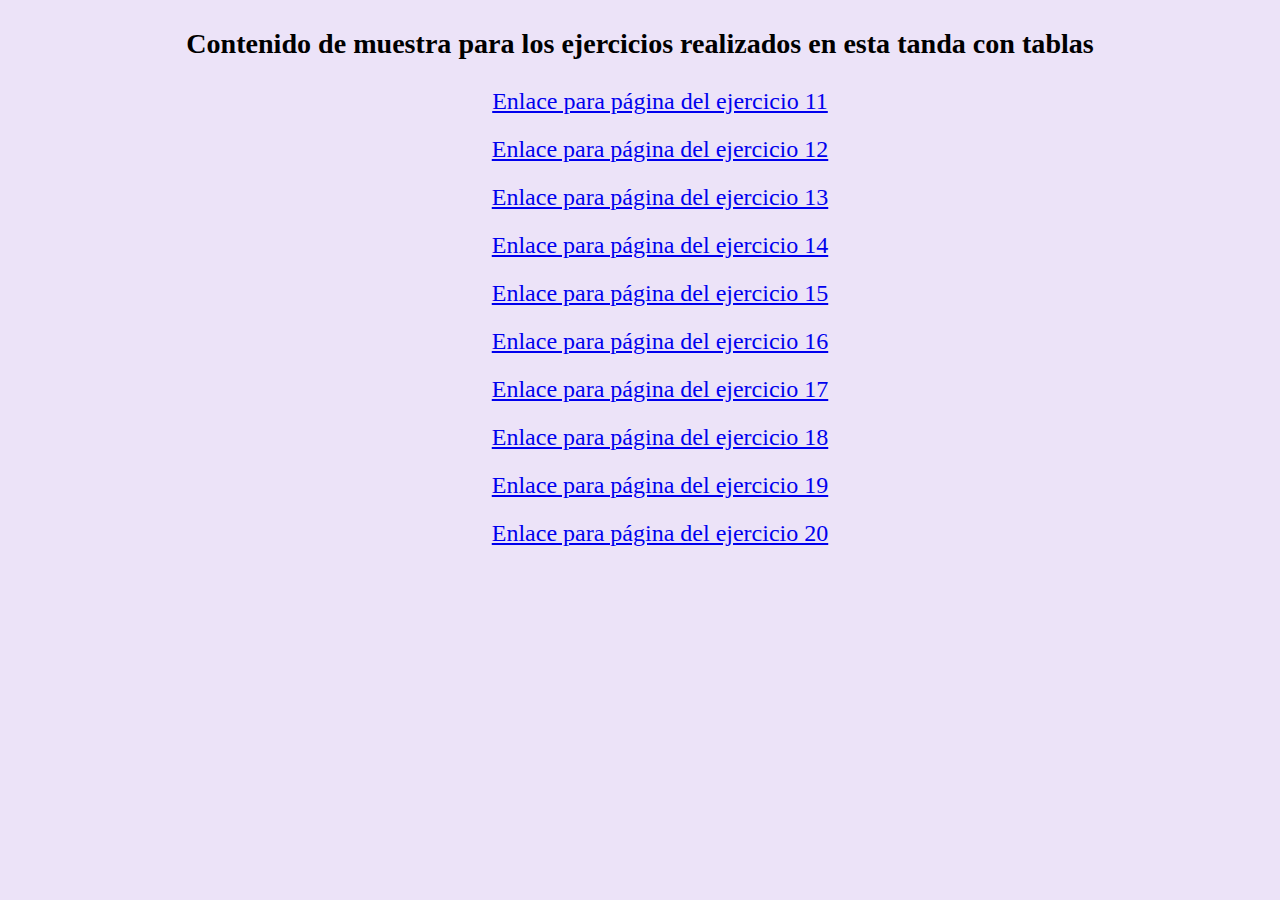
<file: index.html>
<!DOCTYPE html>
<html lang="en">

<head>
  <meta charset="UTF-8">
  <meta http-equiv="X-UA-Compatible" content="IE=edge">
  <meta name="viewport" content="width=device-width, initial-scale=1.0">
  <title>Index</title>
  <style>
    body {
      background-color: rgb(92.5%, 88.9%, 97.4%);
      text-align: center;
      font-size: 1.5em;
    }

    iframe {
      width: 15vw;
      height: 25vh;
      border: 1px solid;
    }

    ol {
      list-style: none;
    }

    li {
      height: 2em;
    }
  </style>
</head>

<body>
  <h3>Contenido de muestra para los ejercicios realizados en esta tanda con tablas</h3>
  <ol>
    <li><a href="deportes/donde2.html">Enlace para página del ejercicio 11</a></li>
    <li><a href="deportes/instalaciones.html">Enlace para página del ejercicio 12</a></li>
    <li><a href="reto13/index.html">Enlace para página del ejercicio 13</a></li>
    <li><a href="reto14/index.html">Enlace para página del ejercicio 14</a></li>
    <li><a href="reto15/index.html">Enlace para página del ejercicio 15</a></li>
    <li><a href="reto16/index.html">Enlace para página del ejercicio 16</a></li>
    <li><a href="reto17/index.html">Enlace para página del ejercicio 17</a></li>
    <li><a href="reto18/index.html">Enlace para página del ejercicio 18</a></li>
    <li><a href="reto19/index.html">Enlace para página del ejercicio 19</a></li>
    <li><a href="reto20/index.html">Enlace para página del ejercicio 20</a></li>
  </ol>
</body>

</html>
</file>
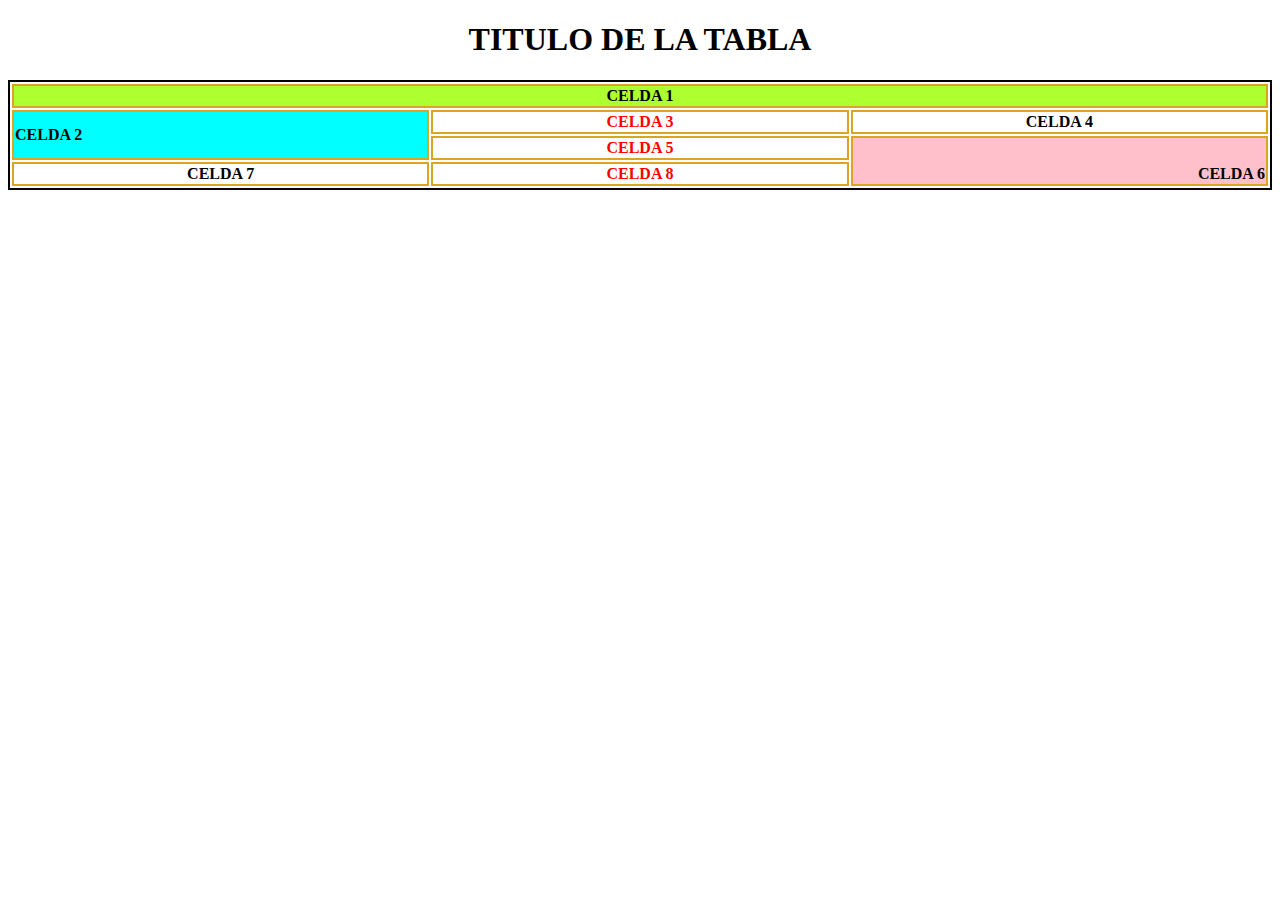
<file: reto13/index.html>
<!DOCTYPE html>
<html lang="en">
<head>
    <meta charset="UTF-8">
    <meta http-equiv="X-UA-Compatible" content="IE=edge">
    <meta name="viewport" content="width=device-width, initial-scale=1.0">
    <title>Reto 13</title>
    <link rel="stylesheet" href="style.css">
</head>
<body>
    <h1>Titulo de la tabla</h1>
    <div>
        <table class="tabla">
        <tr class="f1">
            <th colspan="3">Celda 1 </th>
        </tr>
        <tr>
            <th class="fazul" rowspan="2">celda 2</th>
            <th class="lrojo">celda 3</th>
            <th>celda 4</th>
        </tr>
        <tr>
            <th class="lrojo">celda 5</th>
            <th class="frosa" rowspan="2"> celda 6 </th>
        </tr>
        <tr>
            <th>celda 7</th>
            <th class="lrojo">celda 8</th>
        </tr>
        </table>
    </div>
</body>
</html>
</file>
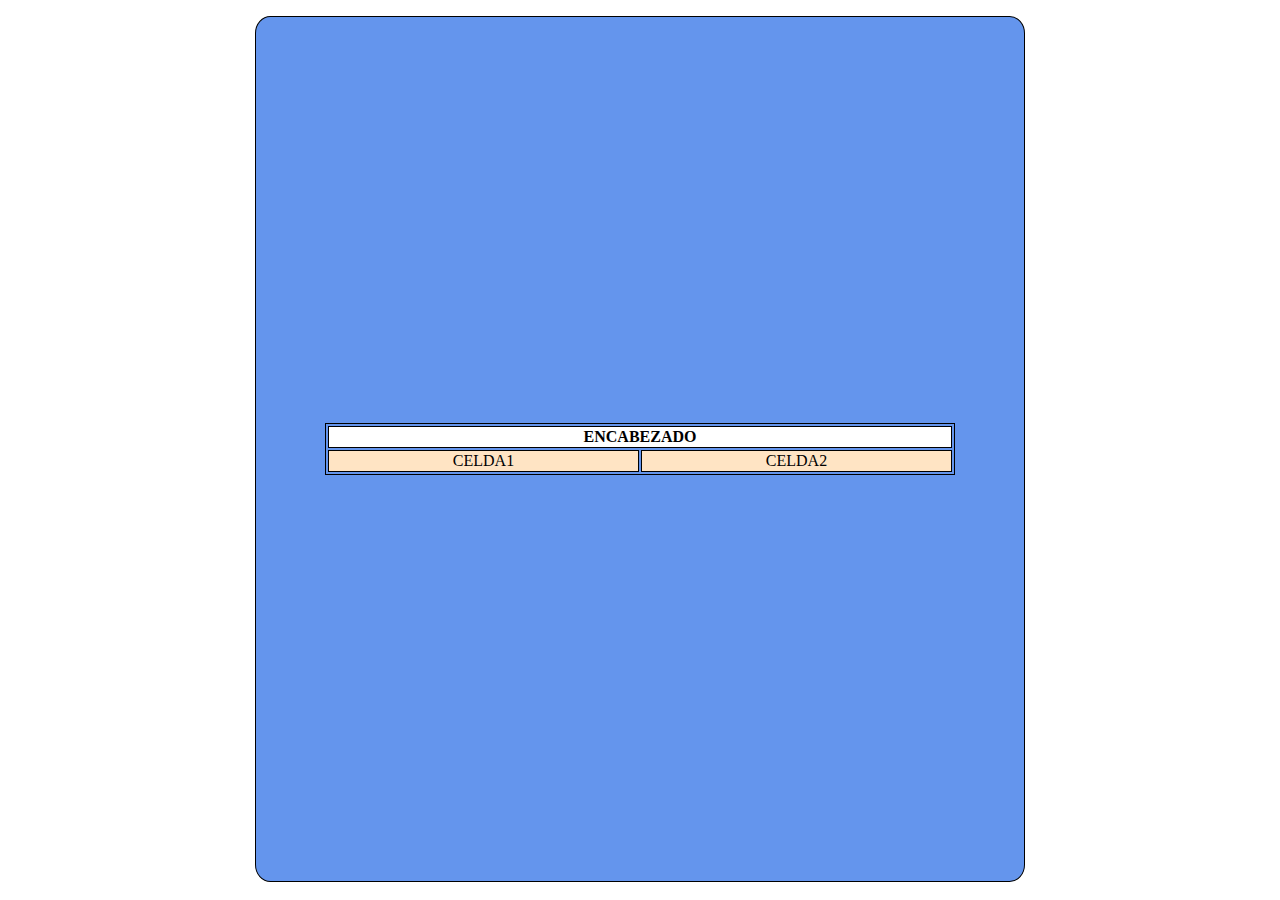
<file: reto14/index.html>
<!DOCTYPE html>
<html lang="en">

<head>
  <meta charset="UTF-8">
  <meta http-equiv="X-UA-Compatible" content="IE=edge">
  <meta name="viewport" content="width=device-width, initial-scale=1.0">
  <title>Ejercicio 14</title>
  <link rel="stylesheet" href="style.css">
</head>

<body>
  <div class="tabla">
    <table>
      <tr>
        <th colspan="2">Encabezado</th>
      </tr>
      <tr>
        <td>Celda1</td>
        <td>Celda2</td>
      </tr>
    </table>
  </div>
</body>

</html>
</file>
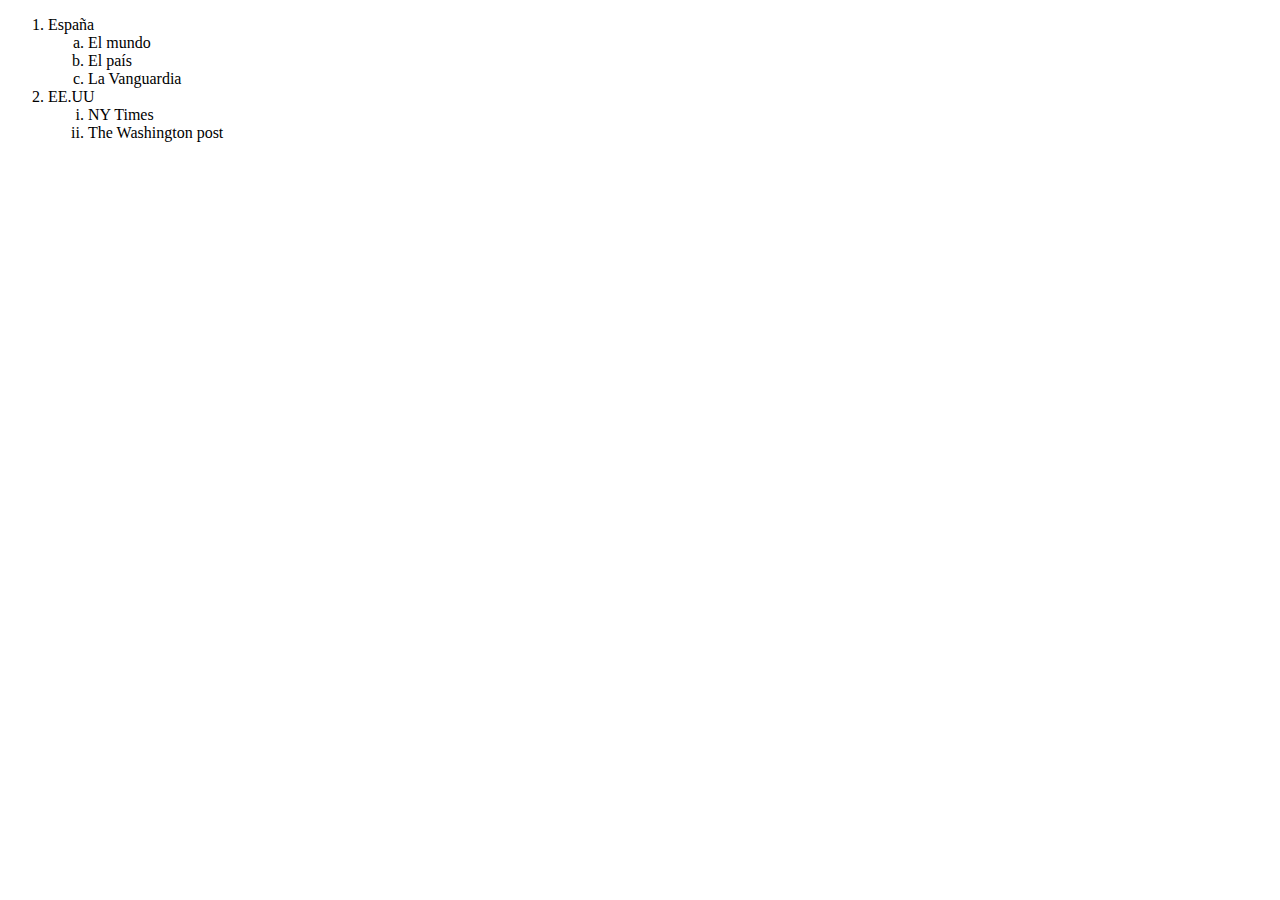
<file: reto15/index.html>
<!DOCTYPE html>
<html lang="en">

<head>
  <meta charset="UTF-8">
  <meta http-equiv="X-UA-Compatible" content="IE=edge">
  <meta name="viewport" content="width=device-width, initial-scale=1.0">
  <title>Ejercicio 15</title>
  <link rel="stylesheet" href="style.css">
</head>

<body>
  <div class="lista">
    <ol>
      <li>España</li>
      <ol class="letras">
        <li>El mundo</li>
        <li>El país</li>
        <li>La Vanguardia</li>
      </ol>
      <li>EE.UU
        <ol class="num">
          <li>NY Times</li>
          <li>The Washington post</li>
        </ol>
      </li>
  </div>
</body>

</html>
</file>
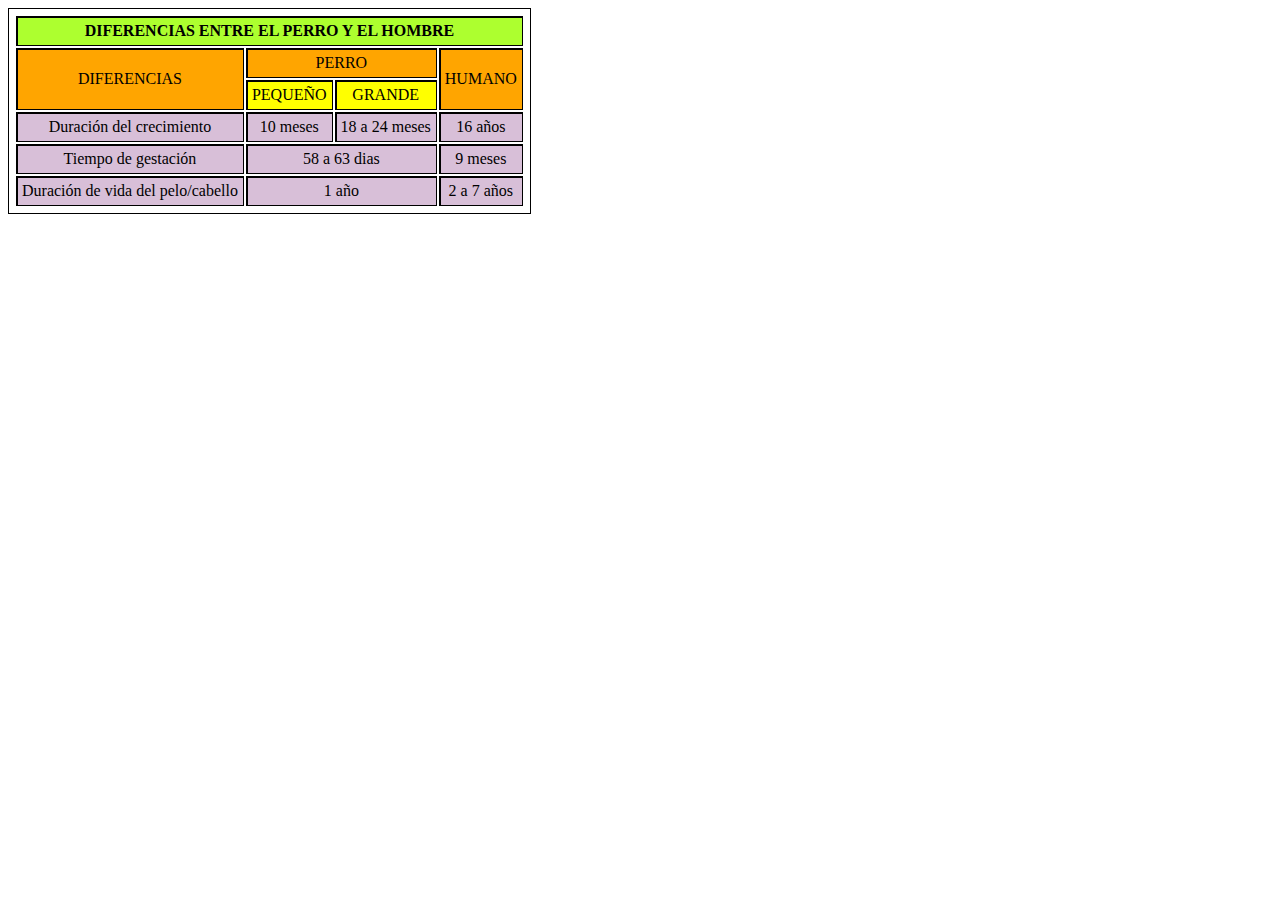
<file: reto16/index.html>
<!DOCTYPE html>
<html lang="en">

<head>
  <meta charset="UTF-8">
  <meta http-equiv="X-UA-Compatible" content="IE=edge">
  <meta name="viewport" content="width=device-width, initial-scale=1.0">
  <title>Ejercicio 16</title>
  <!-- Link -->
  <link rel="stylesheet" href="style.css">
</head>

<body>
  <div class="tabla">
    <table>
      <tr class="fv">
        <th colspan="6" class="sombra">Diferencias entre el perro y el hombre</th>
      </tr>
      <tr class="fn">
        <td rowspan="2" colspan="3" class="sombra">Diferencias</td>
        <td colspan="2" class="sombra">Perro</td>
        <td rowspan="2" class="sombra">Humano</td>
      </tr>
      <tr class="fa">
        <td class="sombra">Pequeño</td>
        <td class="sombra">Grande</td>
      </tr>
      <tr class="fondo">
        <td colspan="3" class="sombra">Duración del crecimiento</td>
        <td class="sombra">10 meses</td>
        <td class="sombra">18 a 24 meses</td>
        <td class="sombra">16 años</td>
      </tr>
      <tr class="fondo">
        <td colspan="3" class="sombra">Tiempo de gestación</td>
        <td colspan="2" class="sombra">58 a 63 dias</td>
        <td class="sombra">9 meses</td>
      </tr>
      <tr class="fondo">
        <td class="sombra" colspan="3">Duración de vida del pelo/cabello</td>
        <td class="sombra" colspan="2">1 año</td>
        <td class="sombra"> 2 a 7 años</td>
      </tr>
    </table>
  </div>
</body>

</html>
</file>
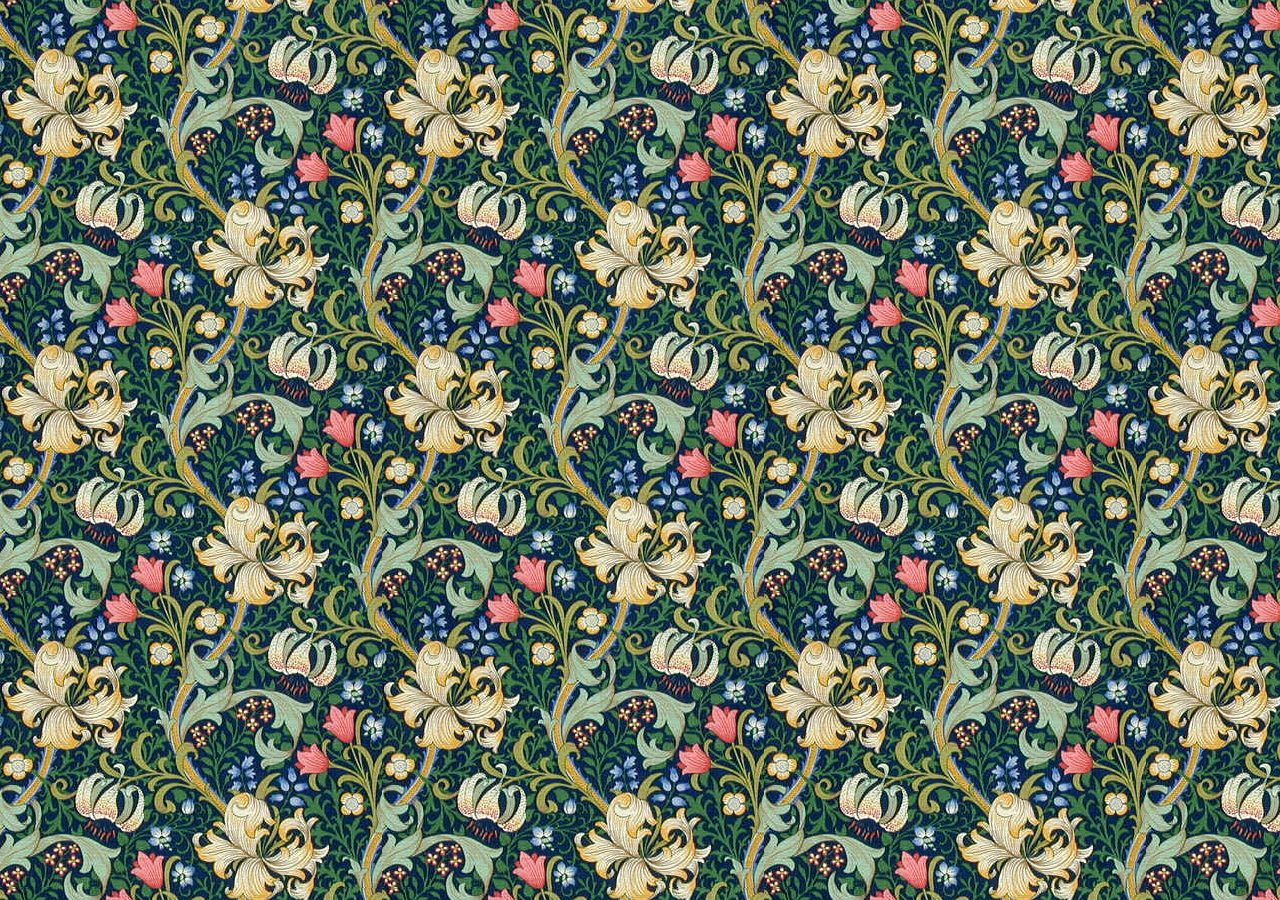
<file: reto17/index.html>
<!DOCTYPE html>
<html lang="en">

<head>
  <meta charset="UTF-8">
  <meta http-equiv="X-UA-Compatible" content="IE=edge">
  <meta name="viewport" content="width=device-width, initial-scale=1.0">
  <title>Reto 17</title>
  <link rel="stylesheet" href="../reto17/style.css">
</head>

<body>
  <div class="contenido">
    <div class="imagenes">
    </div>
  </div>
</body>

</html>
</file>
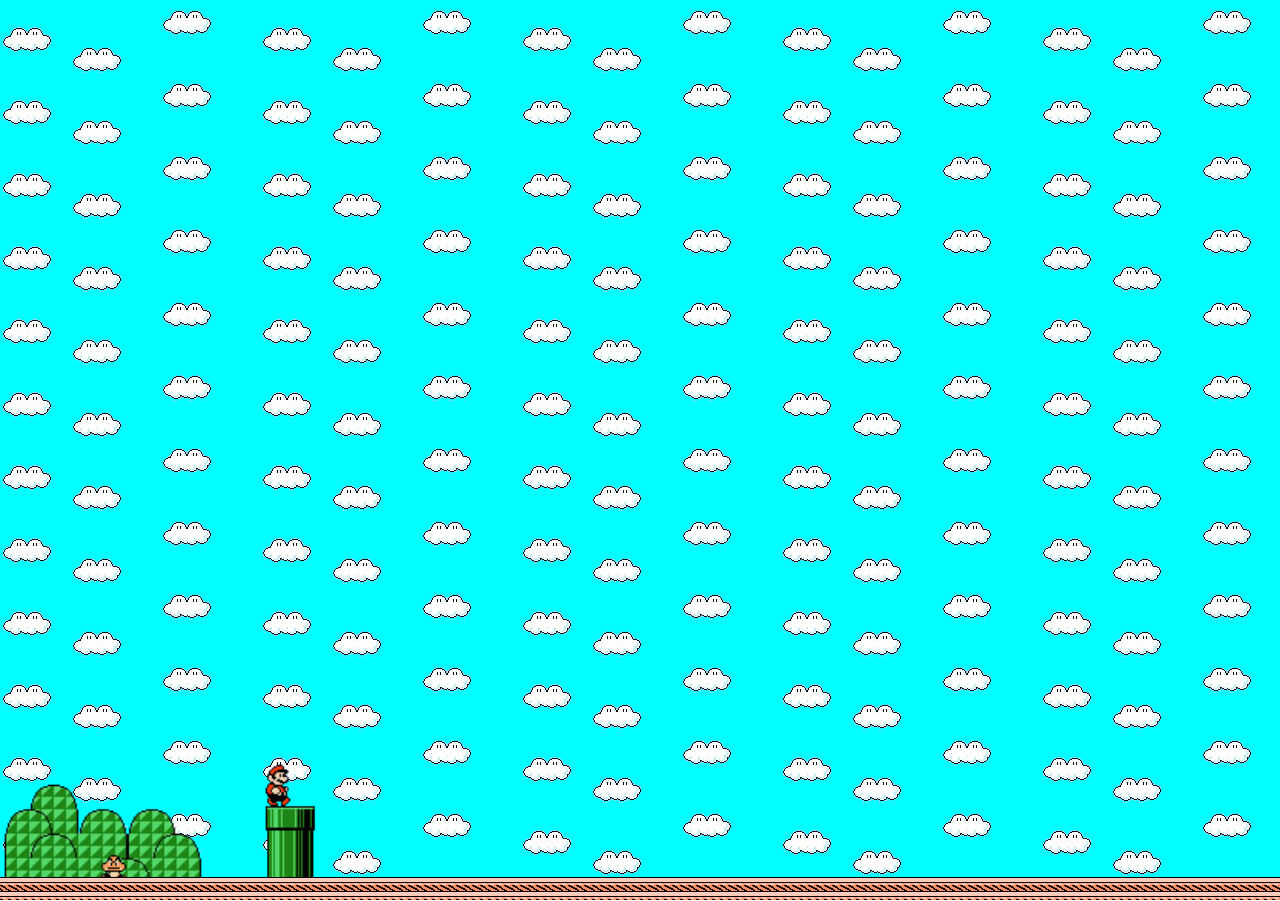
<file: reto18/index.html>
<!DOCTYPE html>
<html lang="en">
<head>
  <meta charset="UTF-8">
  <meta http-equiv="X-UA-Compatible" content="IE=edge">
  <meta name="viewport" content="width=device-width, initial-scale=1.0">
  <title>Reto 18</title>
  <link rel="stylesheet" href="../reto18/style.css">
</head>
<body>
  <div class="caja">
    <div class="nubes"></div>
    <div class="mario">
      <img src="../img/f02.png" alt="">
    </div>
    <div class="suelo"></div>
  </div>
</body>
</html>
</file>
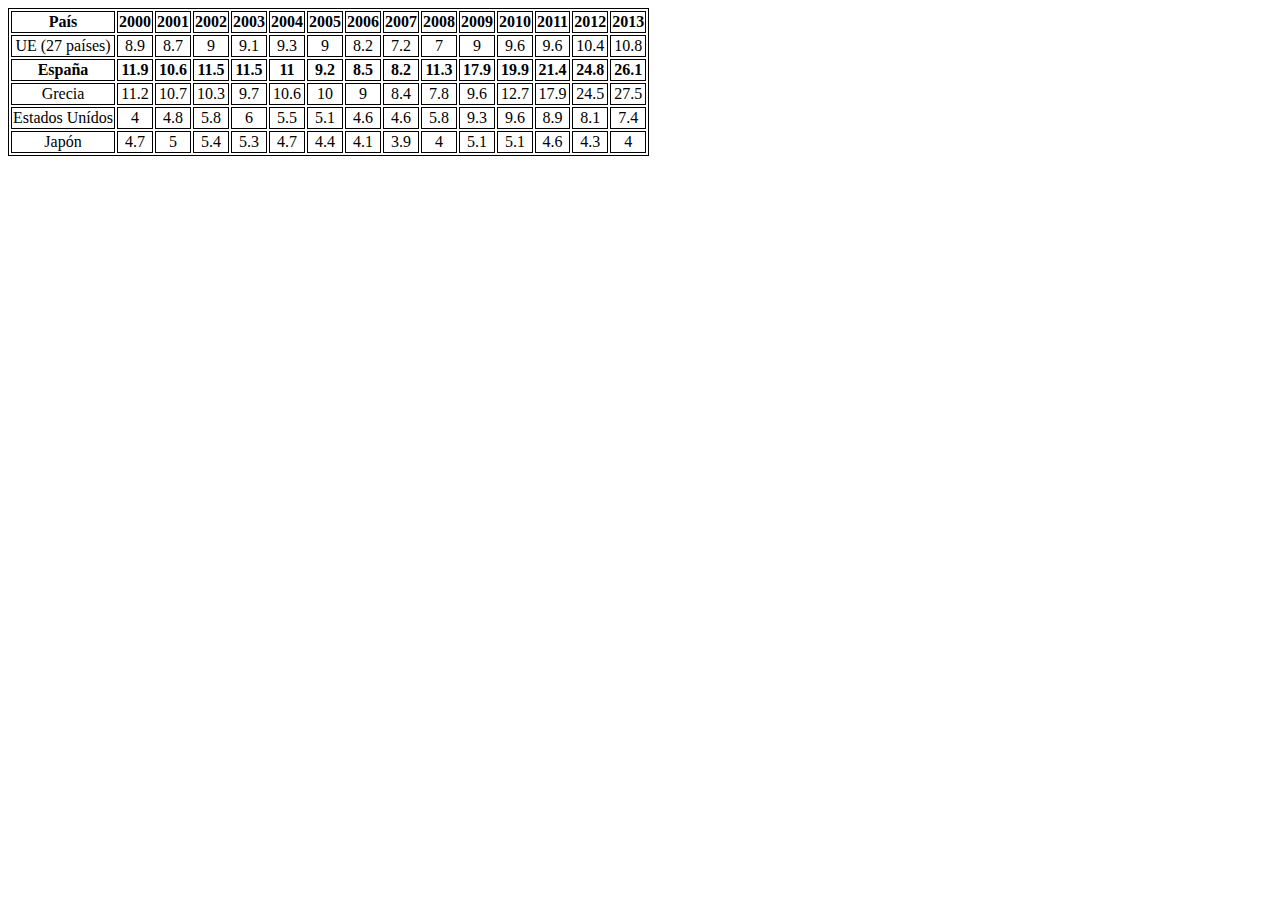
<file: reto19/index.html>
<!DOCTYPE html>
<html lang="en">

<head>
  <meta charset="UTF-8">
  <meta http-equiv="X-UA-Compatible" content="IE=edge">
  <meta name="viewport" content="width=device-width, initial-scale=1.0">
  <title>Reto 19</title>
  <link rel="stylesheet" href="style.css">
</head>

<body>
  <div class="tabla">
    <table>
      <tr class="negrita">
        <th>País</th>
        <th>2000</th>
        <th>2001</th>
        <th>2002</th>
        <th>2003</th>
        <th>2004</th>
        <th>2005</th>
        <th>2006</th>
        <th>2007</th>
        <th>2008</th>
        <th>2009</th>
        <th>2010</th>
        <th>2011</th>
        <th>2012</th>
        <th>2013</th>
      </tr>
      <tr>
        <td>UE (27 países)</td>
        <td>8.9</td>
        <td>8.7</td>
        <td>9</td>
        <td>9.1</td>
        <td>9.3</td>
        <td>9</td>
        <td>8.2</td>
        <td>7.2</td>
        <td>7</td>
        <td>9</td>
        <td>9.6</td>
        <td>9.6</td>
        <td>10.4</td>
        <td>10.8</td>
      </tr>
      <tr class="negrita">
        <td>España</td>
          <td>11.9</td>
          <td>10.6</td>
          <td>11.5</td>
          <td>11.5</td>
          <td>11</td>
          <td>9.2</td>
          <td>8.5</td>
          <td>8.2</td>
          <td>11.3</td>
          <td>17.9</td>
          <td>19.9</td>
          <td>21.4</td>
          <td>24.8</td>
          <td>26.1</td>
      </tr>
      <tr>
        <td>Grecia</td>
        <td>11.2</td>
        <td>10.7</td>
        <td>10.3</td>
        <td>9.7</td>
        <td>10.6</td>
        <td>10</td>
        <td>9</td>
        <td>8.4</td>
        <td>7.8</td>
        <td>9.6</td>
        <td>12.7</td>
        <td>17.9</td>
        <td>24.5</td>
        <td>27.5</td>
      </tr>
      <tr>
        <td>Estados Unídos</td>
        <td>4</td>
        <td>4.8</td>
        <td>5.8</td>
        <td>6</td>
        <td>5.5</td>
        <td>5.1</td>
        <td>4.6</td>
        <td>4.6</td>
        <td>5.8</td>
        <td>9.3</td>
        <td>9.6</td>
        <td>8.9</td>
        <td>8.1</td>
        <td>7.4</td>
      </tr>
      <tr>
        <td>Japón</td>
        <td>4.7</td>
        <td>5</td>
        <td>5.4</td>
        <td>5.3</td>
        <td>4.7</td>
        <td>4.4</td>
        <td>4.1</td>
        <td>3.9</td>
        <td>4</td>
        <td>5.1</td>
        <td>5.1</td>
        <td>4.6</td>
        <td>4.3</td>
        <td>4</td>
      </tr>
    </table>
  </div>
</body>

</html>
</file>
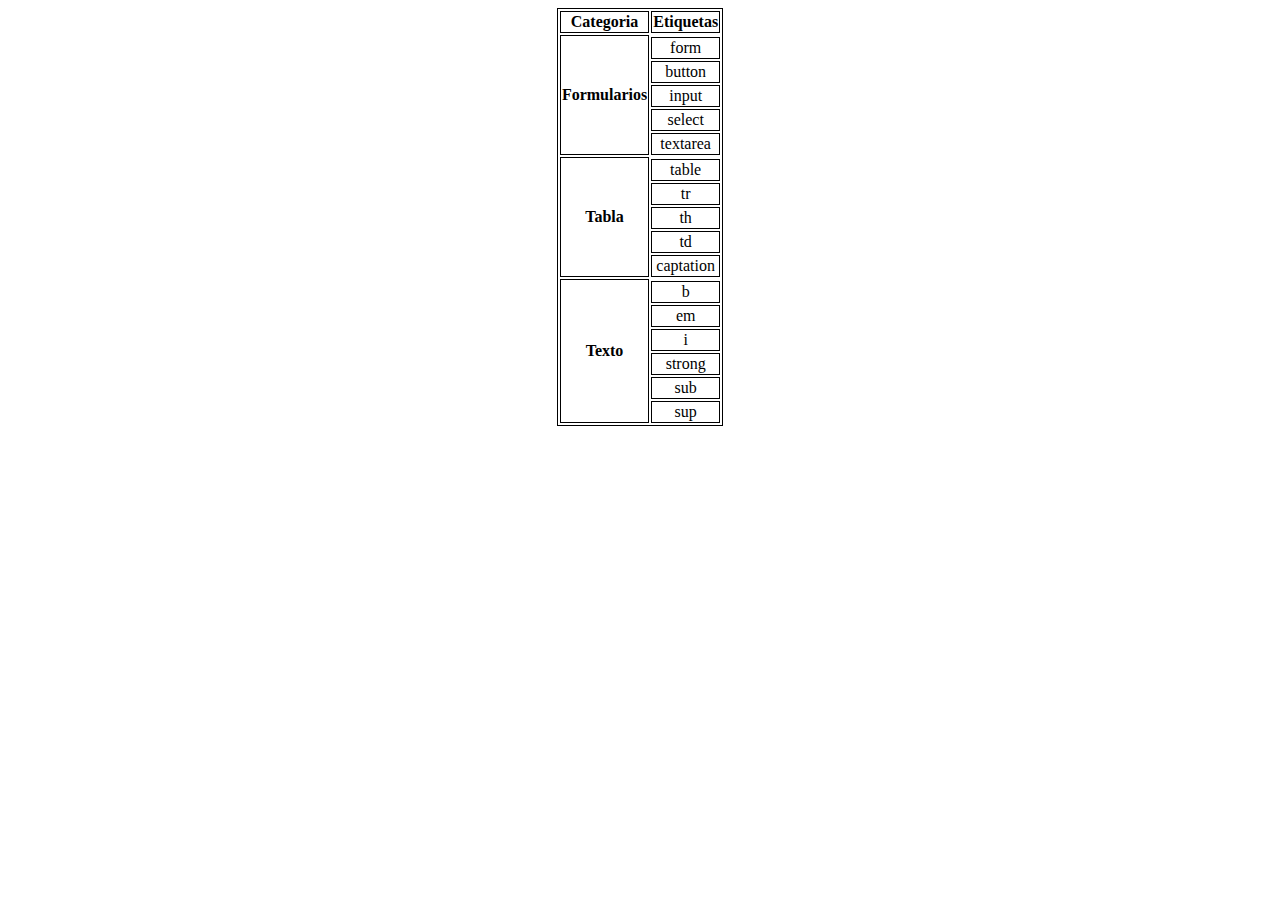
<file: reto20/index.html>
<!DOCTYPE html>
<html lang="en">

<head>
  <meta charset="UTF-8">
  <meta http-equiv="X-UA-Compatible" content="IE=edge">
  <meta name="viewport" content="width=device-width, initial-scale=1.0">
  <title>Reto 20</title>
  <link rel="stylesheet" href="style.css">
</head>

<body>
  <div class="tabla">
    <table>
      <tr>
        <th>Categoria</th>
        <th>Etiquetas</th>
      </tr>

      <tr>
        <th rowspan="6">Formularios</th>
      </tr>
      <tr>
        <td>form</td>
      </tr>
      <tr>
        <td>button</td>
      </tr>
      <tr>
        <td>input</td>
      </tr>
      <tr>
        <td>select</td>
      </tr>
      <tr>
        <td>textarea</td>
      </tr>

      <tr>
        <th rowspan="6">Tabla</th>
      </tr>
      <tr>
        <td>table</td>
      </tr>
      <tr>
        <td>tr</td>
      </tr>
      <tr>
        <td>th</td>
      </tr>
      <tr>
        <td>td</td>
      </tr>
      <tr>
        <td>captation</td>
      </tr>
      <tr>
        <th rowspan="7">Texto</th>
      </tr>
      <tr>
        <td>b</td>
      </tr>
      <tr>
        <td>em</td>
      </tr>
      <tr>
        <td>i</td>
      </tr>
      <tr>
        <td>strong</td>
      </tr>
      <tr>
        <td>sub</td>
      </tr>
      <tr>
        <td>sup</td>
      </tr>
    </table>
  </div>
</body>

</html>
</file>
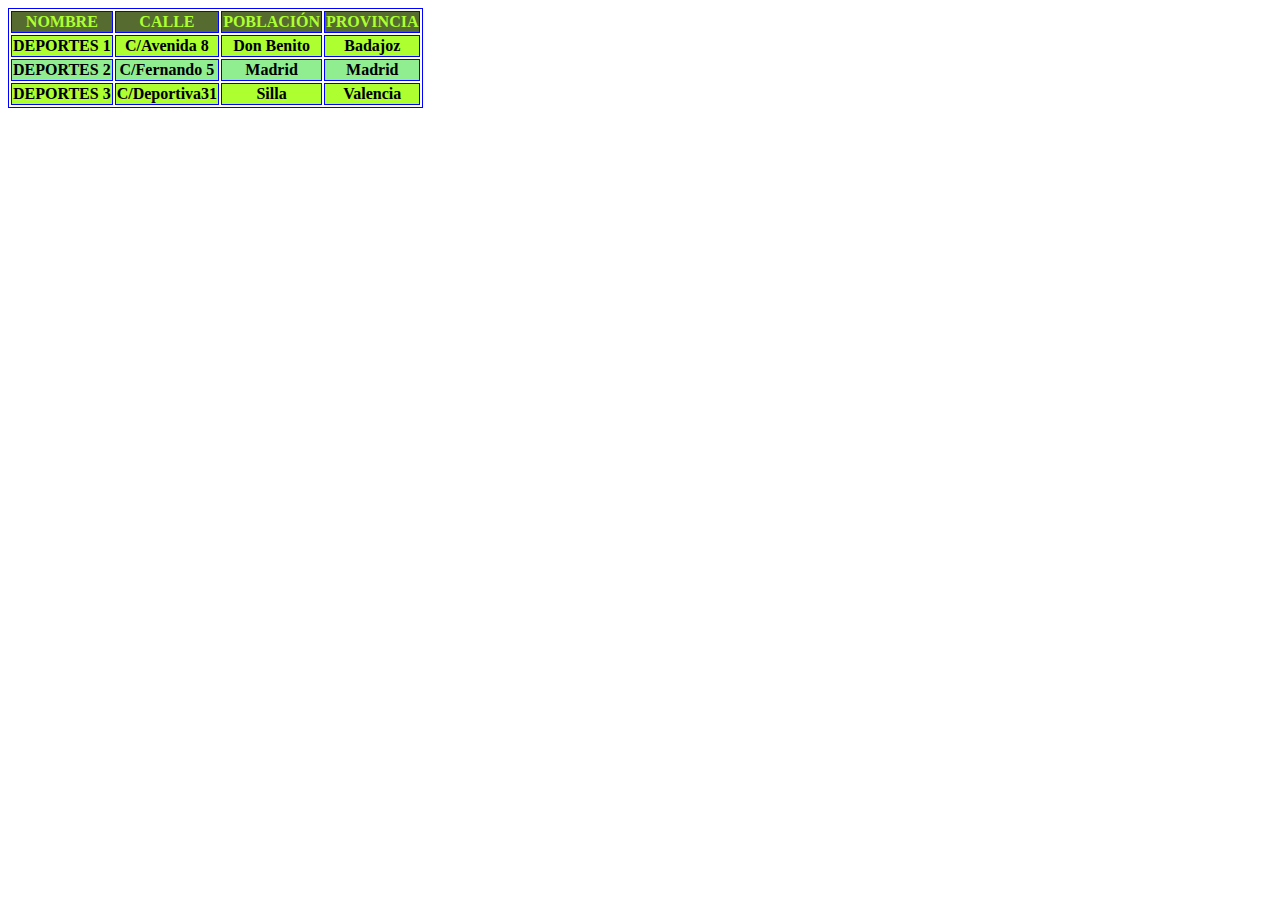
<file: deportes/donde.html>
<!DOCTYPE html>
<html lang="en">
  <head>
    <meta charset="UTF-8" />
    <meta http-equiv="X-UA-Compatible" content="IE=edge" />
    <meta name="viewport" content="width=device-width, initial-scale=1.0" />
    <title>Tabla 1</title>
    <!-- lincs -->
    <link rel="stylesheet" href="style.css" />
  </head>
  <body>
    <table>
      <tr class="f1">
        <th>NOMBRE</th>
        <th>CALLE</th>
        <th>POBLACIÓN</th>
        <th>PROVINCIA</th>
      </tr>
      <tr class="f2">
        <th>DEPORTES 1</th>
        <th>C/Avenida 8</th>
        <th>Don Benito</th>
        <th>Badajoz</th>
      </tr>
      <tr class="f3">
        <th>DEPORTES 2</th>
        <th>C/Fernando 5</th>
        <th>Madrid</th>
        <th>Madrid</th>
      </tr>
      <tr class="f4">
        <th>DEPORTES 3</th>
        <th>C/Deportiva31</th>
        <th>Silla</th>
        <th>Valencia</th>
      </tr>
    </table>
  </body>
</html>
</file>
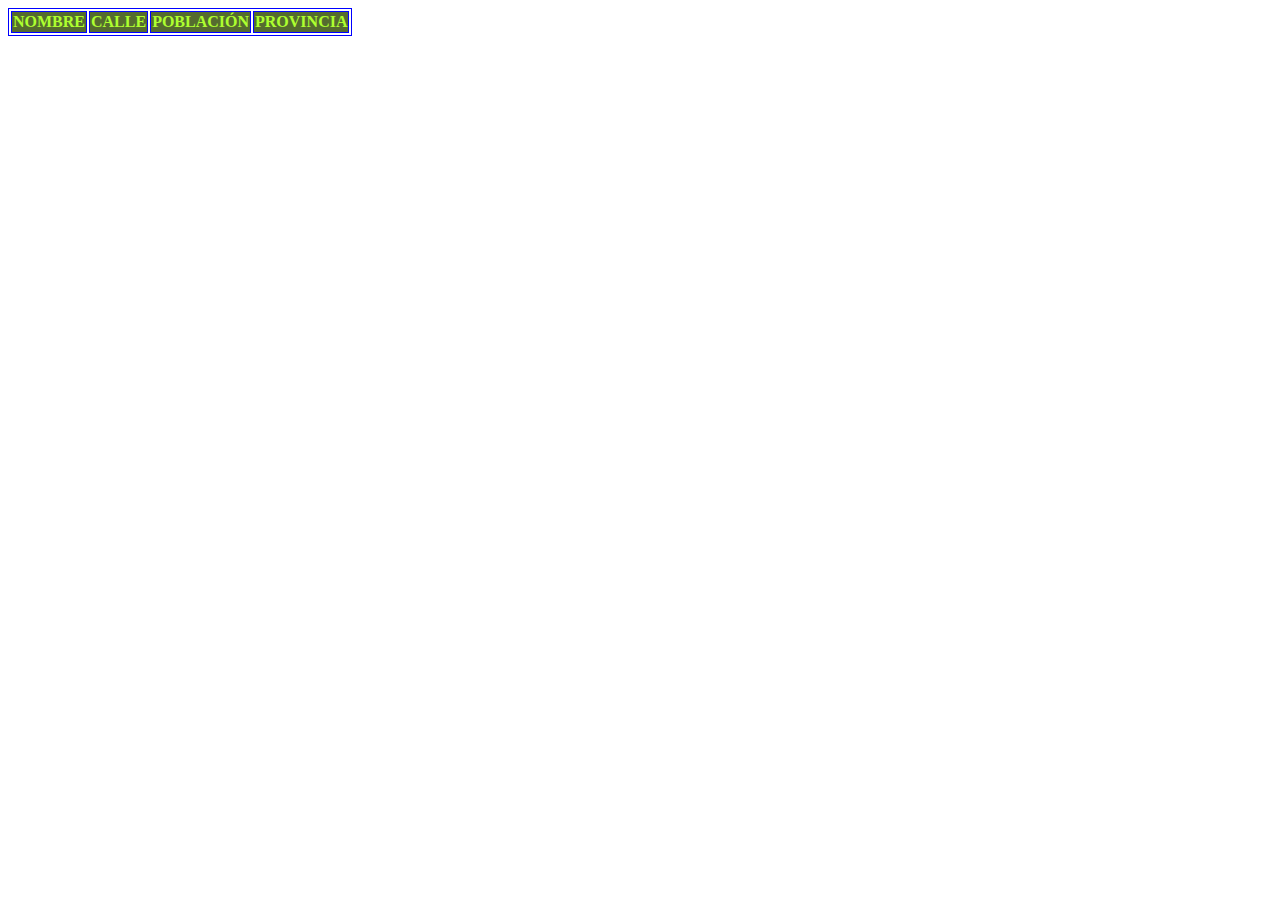
<file: deportes/donde2.html>
<!DOCTYPE html>
<html lang="en">
  <head>
    <meta charset="UTF-8" />
    <meta http-equiv="X-UA-Compatible" content="IE=edge" />
    <meta name="viewport" content="width=device-width, initial-scale=1.0" />
    <title>Tabla 2</title>
    <!-- lincs -->
    <link rel="stylesheet" href="style.css" />
  </head>
  <body>
    <table>
      <tr class="f1">
        <th>Nombre</th>
        <th>Calle</th>
        <th>POBLACIÓN</th>
        <th>PROVINCIA</th>
      </tr>
    </table>
  </body>
</html>
</file>
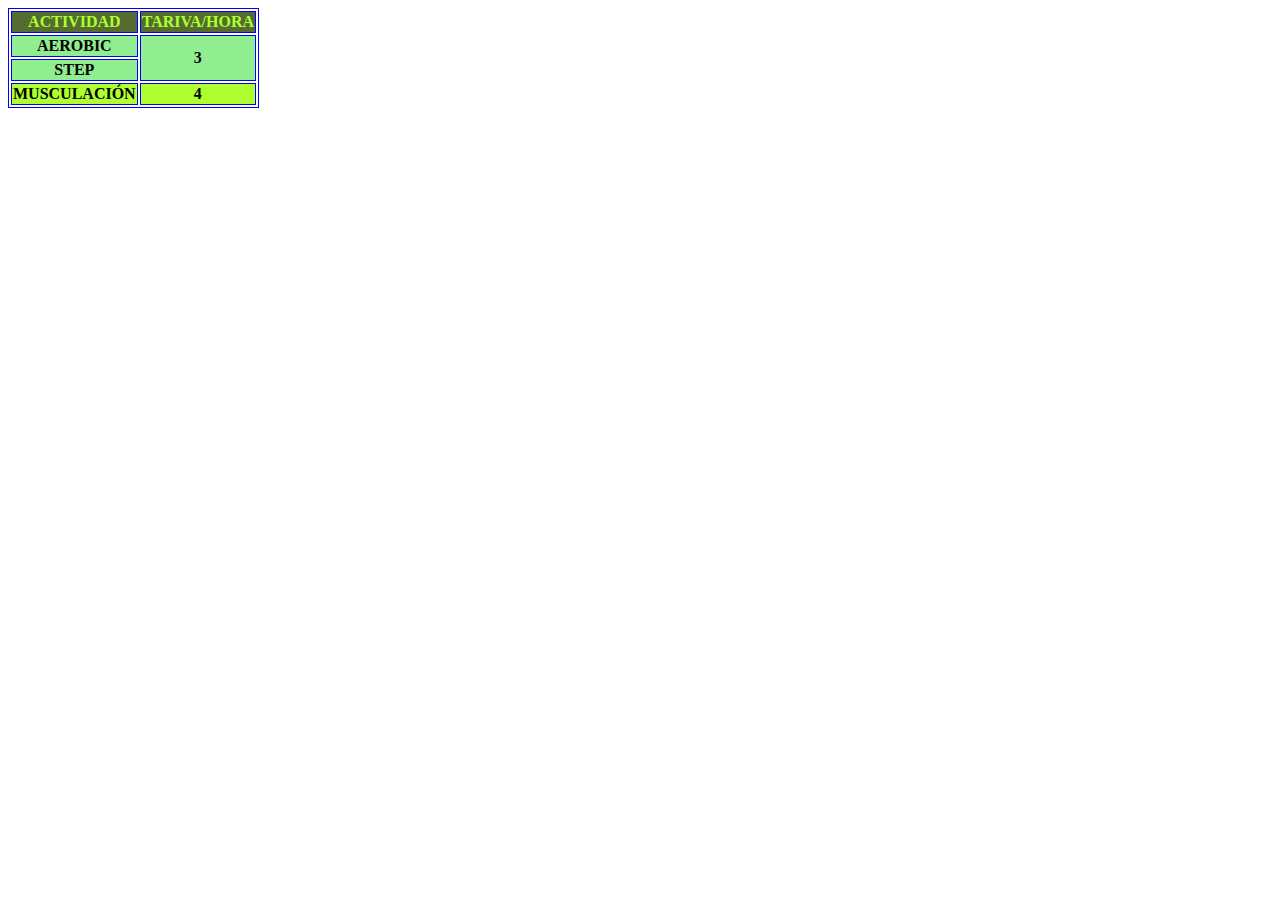
<file: deportes/instalaciones.html>
<!DOCTYPE html>
<html lang="en">
<head>
    <meta charset="UTF-8">
    <meta http-equiv="X-UA-Compatible" content="IE=edge">
    <meta name="viewport" content="width=device-width, initial-scale=1.0">
    <title>Document</title>
    <!-- links -->
    <link rel="stylesheet" href="style.css">
</head>
<body>
    <table>
        <tr class="f1">
            <th>Actividad</th>
            <th>Tariva/hora</th>
        </tr>
        <tr class="f3">
            <th>AEROBIC</th>
            <th rowspan="2">3   </th>
        </tr>
        <tr class="f3">
            <th>STEP</tr>
        </tr>
        <tr class="f2">
            <th>MUSCULACIÓN</th>
            <th>4</th>
        </tr>
    </table>
</body>
</html>
</file>
<file: reto13/style.css>
body {
  text-transform: uppercase;
}
h1 {
  text-align: center;
}
.tabla {
  height: 20%;
  width: 100%;
  border: 2px solid;
}
tr,
th {
  border: 2px solid goldenrod;
}
.f1 {
  background-color: greenyellow;
  color: black;
  text-align: center;
}
.fazul {
  background-color: aqua;
  text-align: left;
}
.lrojo {
  color: red;
  text-align: center;
}
.frosa {
  background-color: pink;
  text-align: end;
  vertical-align: bottom;
}
</file>
<file: reto14/style.css>
body {
  margin: 1em;
  padding: 0;
  display: flex;
  justify-content: center;
  align-items: center;
  text-transform: uppercase;
}
table,
tr,
td {
  width: 70vh;
  text-align: center;
  border: 1px solid;
}
td {
  background-color: bisque;
}
th{
  background:#fff;
  border: 1px solid black;

}
.tabla {
  display: flex;
  justify-content: center;
  align-items: center;
  width: 60vw;
  height: 96vh;
  border: 1px solid black;
  background-color: cornflowerblue;
  border-radius: 2%;
}
</file>
<file: reto15/style.css>
.letras {
  list-style: lower-latin;
}
.num {
  list-style: lower-roman;
}
</file>
<file: reto16/style.css>
table,
tr,
th,
td {
  padding: 5px;
  border: 1px solid black;
  text-align: center;
}
.fv {
  background-color: greenyellow;
}
.fa {
  background-color: yellow;
}
.fn {
  background-color: orange;
}
.fn>td{
  text-transform: uppercase;
}
.fa>td{
  text-transform: uppercase;
}
.fv>th{
  text-transform: uppercase;
}
.mys {
  text-transform: capitalize;
}
.sombra{
  box-shadow: inset 1px 1px 0 0 black;
}
.fondo{
background-color: thistle;
}
</file>
<file: reto17/style.css>
body {
  margin: 0 0 0 0;
  display: flex;
}
.contenido {
  background-image: url(../img/ac.jpg);
  width: 100vw;
  height: 100vh;
}
</file>
<file: reto18/style.css>
body {
  margin: 0 0 0 0;
}
.caja {
  display: flex;
  align-items: flex-start;
  flex-direction: column;
  height: 100vh;
  width: 100vw;
  background: url(../img/f03.png);
  background-color: cyan;
}
.nubes {
width: 100vw;
height: 420vh;
  z-index: auto;
}
.mario {
  margin: 0 0 -1.5em;
  width: 100vw;
  height: 100vh;
  display: flex;
}
.suelo {
  background: url(../img/f01.png);
  width: 100vw;
  height: 13vh;
  display: flex;
  align-items: flex-end;
}
</file>
<file: reto19/style.css>
table,th,td{
  text-align: center;
  border: 1px solid black;
}
.negrita{
  font-weight: bold;
}
</file>
<file: reto20/style.css>
body{
  display: flex;
  align-items: center;
  justify-content: center;
  text-align: center;
}
table,tr,th,td{
  border: 1px solid black;
}
</file>
<file: deportes/style.css>
table,tr,th{
    border: 1px solid blue;
}
.f1 {
    background-color: darkolivegreen;
    color: greenyellow;
    text-transform: uppercase;
}
.f2,
.f4 {
    background-color:greenyellow;
    
}
.f3{
    background-color: lightgreen;
}
</file>
